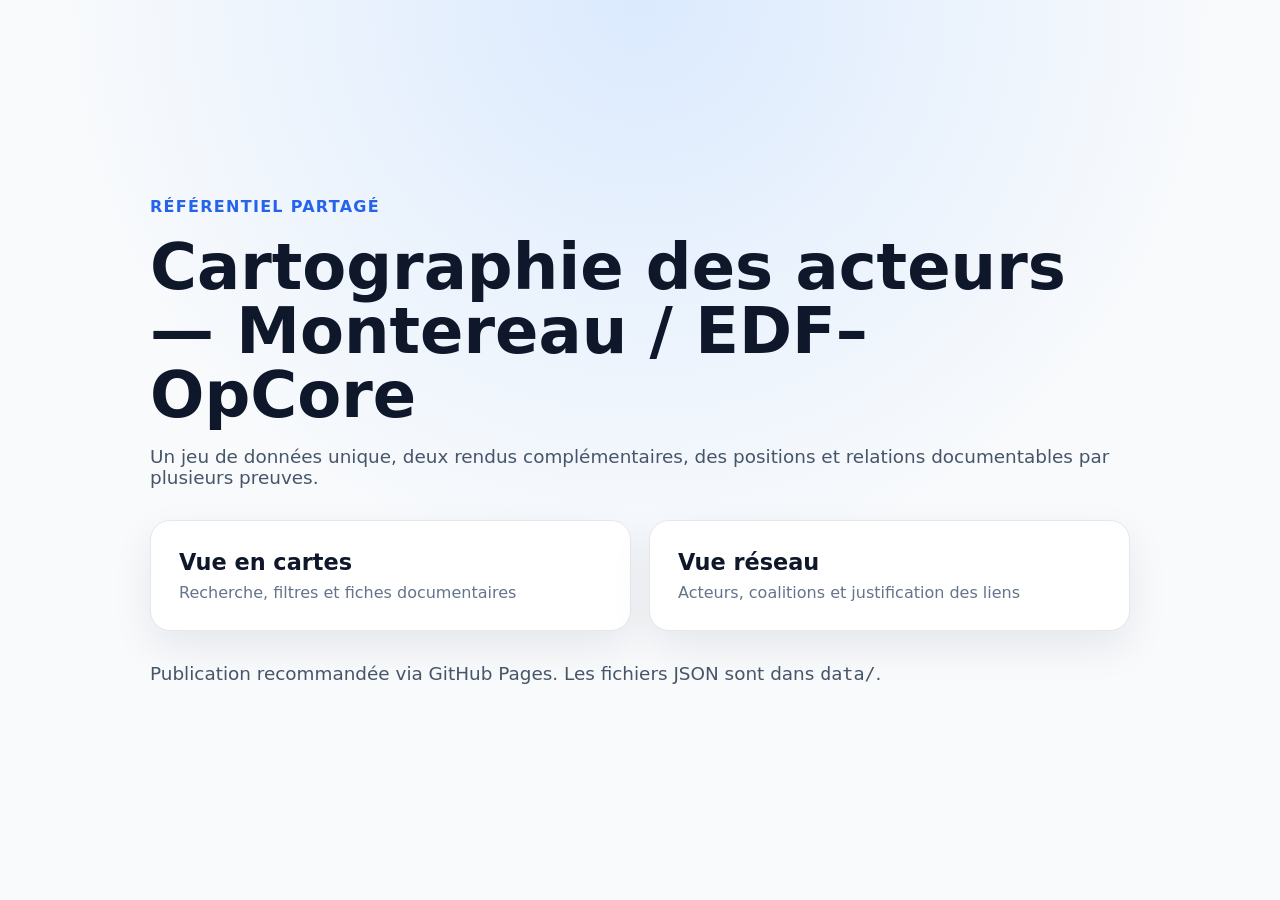
<file: index.html>
<!doctype html><html lang="fr"><head><meta charset="utf-8"><meta name="viewport" content="width=device-width,initial-scale=1"><title>Montereau</title><link rel="stylesheet" href="assets/css/common.css"></head><body><main class="landing"><div class="hero"><span class="eyebrow">Référentiel partagé</span><h1>Cartographie des acteurs — Montereau / EDF–OpCore</h1><p>Un jeu de données unique, deux rendus complémentaires, des positions et relations documentables par plusieurs preuves.</p><div class="choices"><a class="choice" href="apps/cards/"><strong>Vue en cartes</strong><span>Recherche, filtres et fiches documentaires</span></a><a class="choice" href="apps/network/"><strong>Vue réseau</strong><span>Acteurs, coalitions et justification des liens</span></a></div><p class="notice">Publication recommandée via GitHub Pages. Les fichiers JSON sont dans <code>data/</code>.</p></div></main></body></html>
</file>
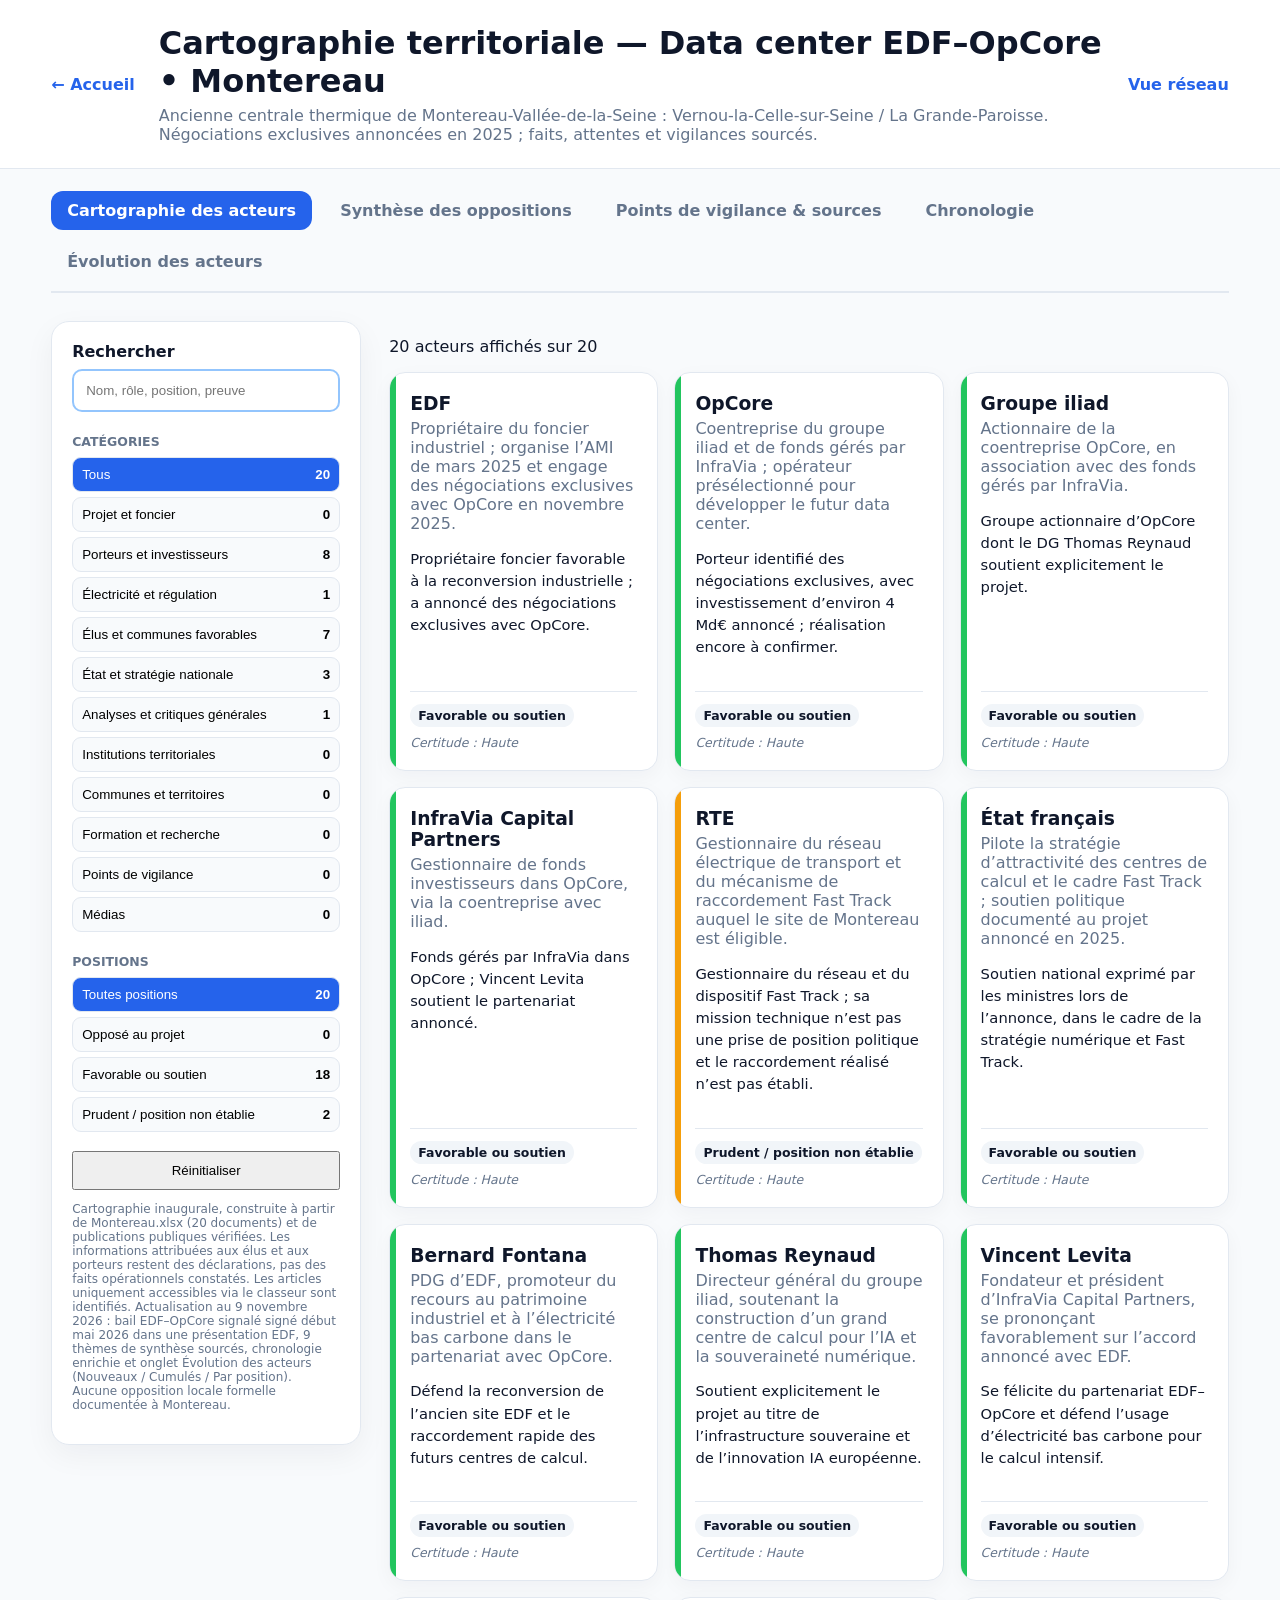
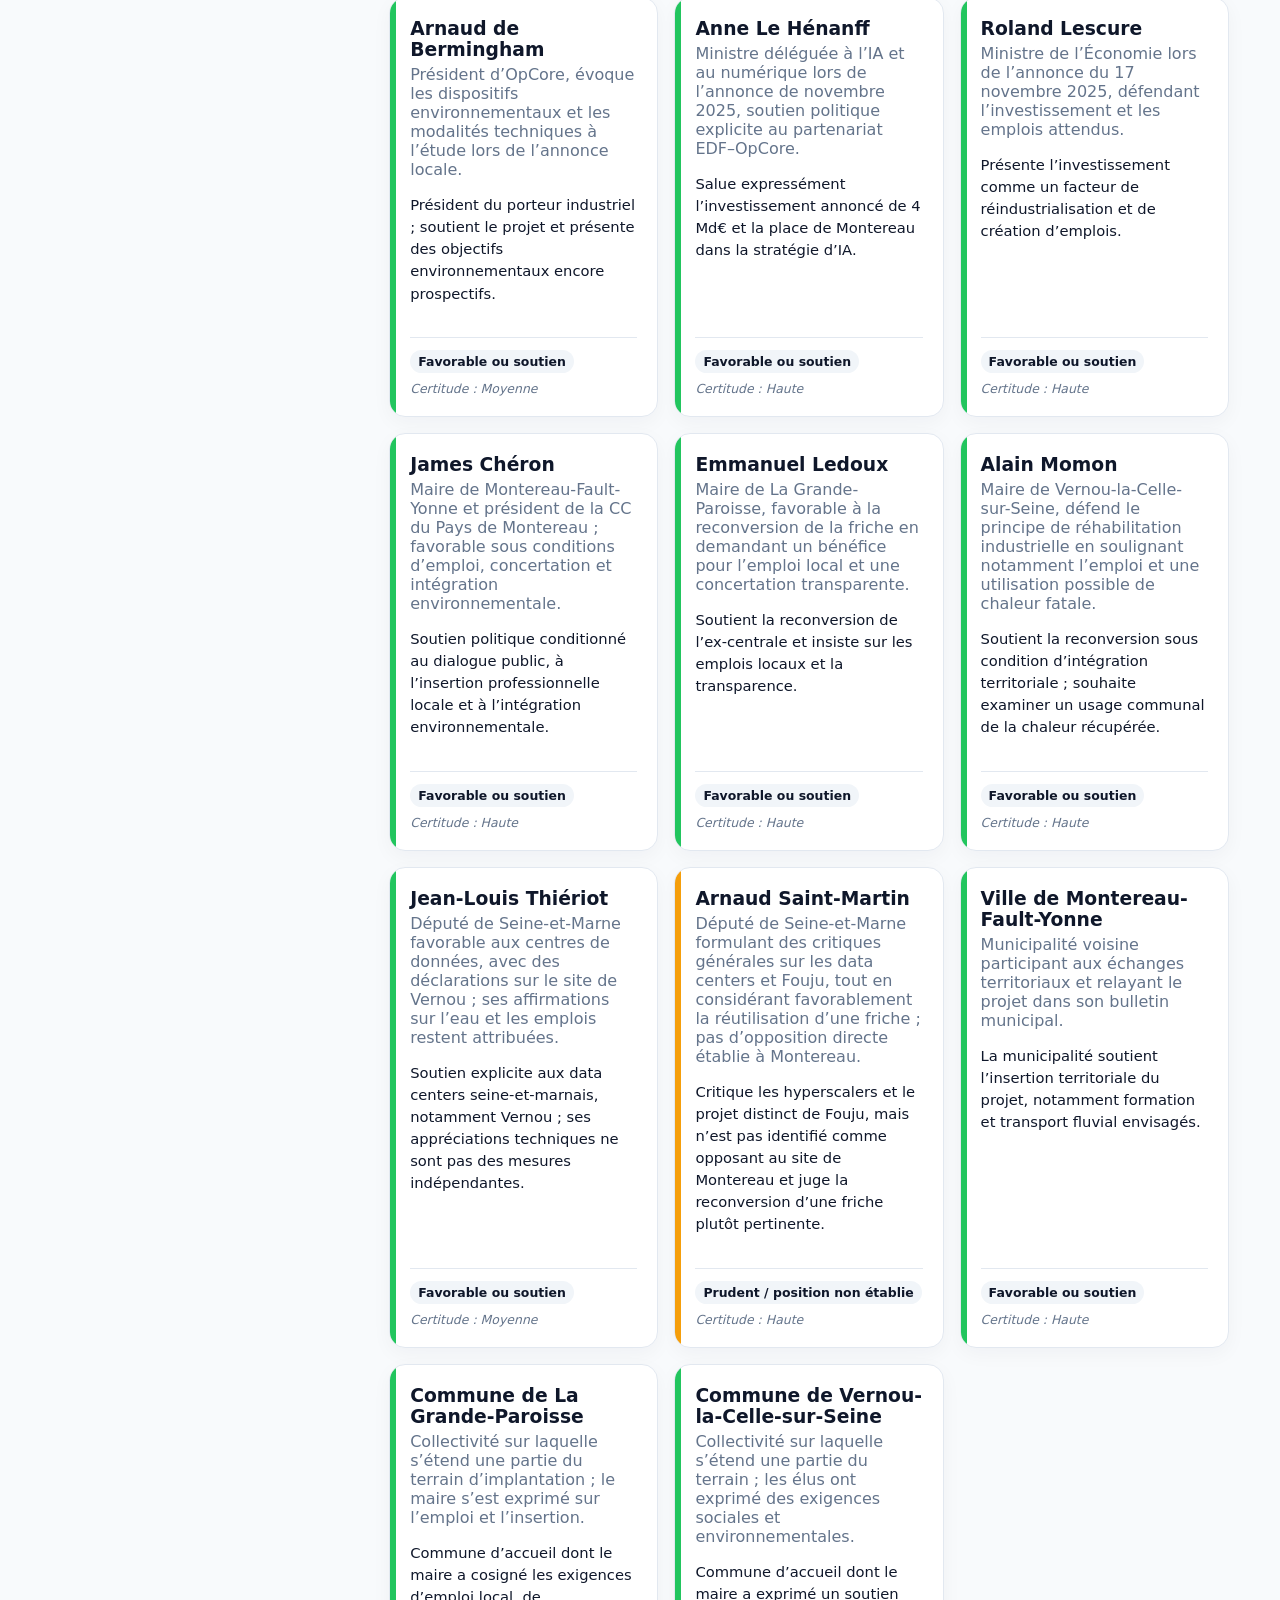
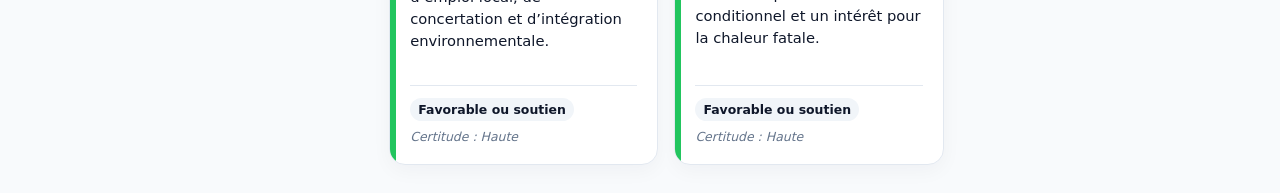
<file: apps/cards/index.html>
<!doctype html><html lang="fr"><head><meta charset="utf-8"><meta name="viewport" content="width=device-width,initial-scale=1"><title>Vue en cartes — Montereau / EDF–OpCore</title><link rel="stylesheet" href="../../assets/css/cards.css?v=20261109"><link rel="stylesheet" href="../../assets/css/evolution.css?v=20261109"></head><body><header><a href="../../">← Accueil</a><div><h1 id="title"></h1><p id="subtitle"></p></div><a class="switch" href="../network/">Vue réseau</a></header><nav class="tabs" aria-label="Navigation de la cartographie"><button class="tab active" data-tab="carto" aria-selected="true">Cartographie des acteurs</button><button class="tab" data-tab="griefs" aria-selected="false">Synthèse des oppositions</button><button class="tab" data-tab="watch" aria-selected="false">Points de vigilance &amp; sources</button><button class="tab" data-tab="timeline" aria-selected="false">Chronologie</button><button class="tab" data-tab="evolution" aria-selected="false">Évolution des acteurs</button></nav><section class="tab-pane active" id="tab-carto"><main class="layout"><aside><label>Rechercher<input id="search" type="search" placeholder="Nom, rôle, position, preuve"></label><section><h2>Catégories</h2><div id="categories"></div></section><section><h2>Positions</h2><div id="stances"></div></section><button id="reset">Réinitialiser</button><p class="data-notice" id="notice"></p></aside><section><p id="count"></p><div id="grid" class="grid"></div></section></main></section><section class="tab-pane" id="tab-griefs"><main class="summary-wrap"><article class="listCard" id="opposition-intro"></article><div id="griefGrid" class="griefGrid"></div></main></section><section class="tab-pane" id="tab-watch"><main class="summary-wrap"><article class="listCard"><h2>🔍 Points de vigilance majeurs</h2><ul id="vigilance"></ul></article><article class="listCard"><h2>📰 Médias et sources répertoriés</h2><ul id="sources"></ul></article></main></section><section class="tab-pane" id="tab-timeline"><main class="summary-wrap"><div class="chrono-header"><h2>Chronologie EDF–OpCore — Montereau</h2><p>Faits documentés, étapes foncières et projections.</p></div><div class="griefGrid" id="timelineGrid"></div><article class="listCard"><h2>Repères techniques et état d'avancement</h2><div id="factGrid" class="griefGrid"></div></article></main></section><section class="tab-pane" id="tab-evolution"><main class="summary-wrap"><div id="evolution-root"></div></main></section><dialog id="dialog"><button class="close" aria-label="Fermer">×</button><div id="detail"></div></dialog><script type="module" src="../../assets/js/cards.js?v=20261109"></script></body></html>
</file>
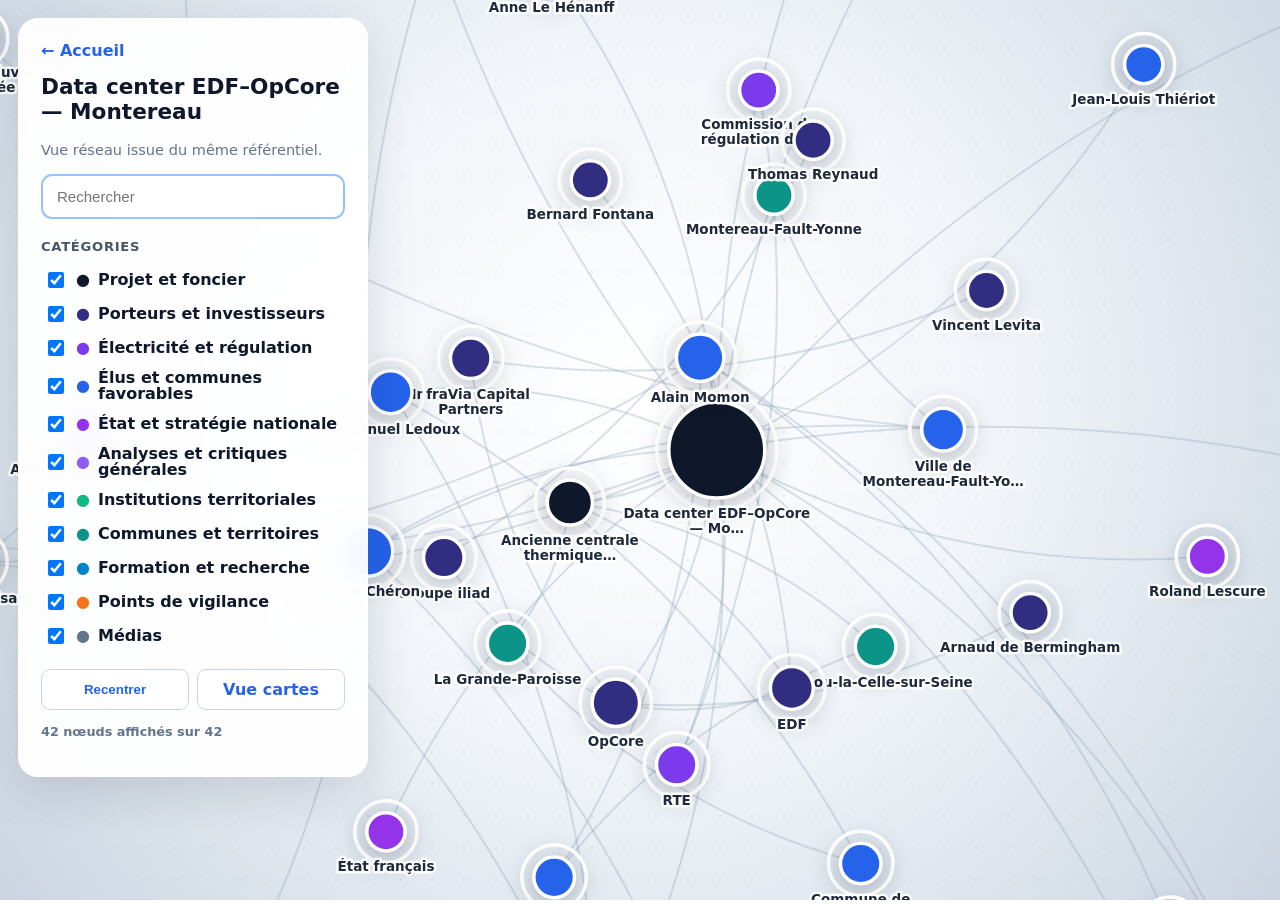
<file: apps/network/index.html>
<!doctype html><html lang="fr"><head><meta charset="utf-8"><meta name="viewport" content="width=device-width,initial-scale=1"><title>Vue réseau — Montereau / EDF–OpCore</title><link rel="stylesheet" href="../../assets/css/network.css"></head><body><div id="app"><svg id="svg"></svg><aside class="left"><a href="../../">← Accueil</a><h1>Data center EDF–OpCore — Montereau</h1><p>Vue réseau issue du même référentiel.</p><input id="search" type="search" placeholder="Rechercher"><h2>Catégories</h2><div id="filters"></div><div class="buttons"><button id="center">Recentrer</button><a href="../cards/">Vue cartes</a></div><p id="count"></p></aside><aside id="panel" class="right"><button id="close">×</button><div id="details"></div></aside><div id="tip"></div></div><script type="module" src="../../assets/js/network.js"></script></body></html>
</file>
<file: assets/css/common.css>
*{box-sizing:border-box}body{margin:0;font-family:Inter,system-ui,-apple-system,"Segoe UI",sans-serif;background:#f8fafc;color:#0f172a}a{color:inherit}.landing{min-height:100vh;display:grid;place-items:center;padding:32px;background:radial-gradient(circle at top,#dbeafe,#f8fafc 52%)}.hero{max-width:980px}.eyebrow{color:#2563eb;font-weight:800;text-transform:uppercase;letter-spacing:.08em}.hero h1{font-size:clamp(2.2rem,5vw,4.6rem);line-height:1;margin:.3em 0}.hero p{font-size:1.15rem;color:#475569}.choices{display:grid;grid-template-columns:repeat(2,minmax(0,1fr));gap:18px;margin:32px 0}.choice{display:flex;flex-direction:column;gap:8px;text-decoration:none;background:white;padding:28px;border-radius:20px;border:1px solid #e2e8f0;box-shadow:0 16px 40px rgba(15,23,42,.08);transition:.2s}.choice:hover{transform:translateY(-4px);border-color:#60a5fa}.choice strong{font-size:1.4rem}.choice span,.notice{color:#64748b}@media(max-width:700px){.choices{grid-template-columns:1fr}}
</file>
<file: assets/css/cards.css>
:root{--blue:#2563eb;--border:#e2e8f0}*{box-sizing:border-box}body{margin:0;font-family:Inter,system-ui,sans-serif;background:#f8fafc;color:#0f172a}header{display:flex;align-items:center;gap:24px;padding:24px 4vw;background:white;border-bottom:1px solid var(--border)}header div{flex:1}header h1{margin:0 0 6px}header p{margin:0;color:#64748b}.switch,header>a{color:var(--blue);font-weight:700;text-decoration:none}.layout{display:grid;grid-template-columns:310px 1fr;gap:28px;padding:28px 4vw}aside{position:sticky;top:18px;align-self:start;background:white;border:1px solid var(--border);border-radius:18px;padding:20px;box-shadow:0 10px 30px #0f172a0d}label{font-weight:800}input{width:100%;margin-top:8px;padding:12px;border:2px solid #93c5fd;border-radius:10px}aside h2{font-size:.78rem;text-transform:uppercase;color:#64748b;margin:22px 0 8px}.filter{width:100%;display:flex;justify-content:space-between;margin:5px 0;padding:9px;border:1px solid var(--border);background:#f8fafc;border-radius:9px;cursor:pointer}.filter.active{background:var(--blue);color:white}#reset{width:100%;padding:10px;margin-top:14px}.data-notice{font-size:.75rem;color:#64748b}.grid{display:grid;grid-template-columns:repeat(auto-fill,minmax(245px,1fr));gap:16px}.card{position:relative;display:flex;flex-direction:column;background:white;border:1px solid var(--border);border-radius:16px;padding:20px;min-height:260px;box-shadow:0 6px 20px #0f172a0a;cursor:pointer;overflow:hidden;transition:transform .2s,box-shadow .2s}.card:before{content:"";position:absolute;inset:0 auto 0 0;width:6px;background:var(--stance)}.card:hover{transform:translateY(-3px);box-shadow:0 12px 30px #0f172a14}.card h3{margin:0 0 5px}.role,.muted{color:#64748b}.position{font-size:.92rem;line-height:1.5;flex:1}.footer{display:flex;flex-direction:column;align-items:flex-start;gap:8px;margin-top:18px;padding-top:12px;border-top:1px solid var(--border);font-size:.78rem}.badge{display:inline-flex;padding:4px 8px;border-radius:999px;background:#f1f5f9;font-weight:800}.footer span:last-child{display:block;color:#64748b;font-style:italic}dialog{width:min(760px,calc(100% - 28px));border:0;border-radius:20px;padding:28px;box-shadow:0 30px 80px #0f172a55}dialog::backdrop{background:#0f172a99}.close{float:right;border:0;background:#e2e8f0;border-radius:50%;width:34px;height:34px}.proof{padding:12px;margin:10px 0;background:#f8fafc;border-left:4px solid var(--blue);border-radius:8px}.relation{padding:12px;border:1px solid var(--border);border-radius:10px;margin:8px 0}.relation button{border:0;background:none;color:var(--blue);font-weight:800;cursor:pointer}@media(max-width:850px){.layout{grid-template-columns:1fr}aside{position:static}header{align-items:flex-start;flex-wrap:wrap}}

/* Extension strictement limitée aux deux onglets de synthèse. */
.tabs{display:flex;gap:12px;flex-wrap:wrap;margin:22px 4vw 0;padding-bottom:10px;border-bottom:2px solid var(--border)}
.tab{font:inherit;font-weight:650;border:0;border-radius:12px;background:transparent;color:#64748b;padding:10px 16px;cursor:pointer}
.tab:hover{background:#e2e8f0;color:#0f172a}
.tab.active{background:#2563eb;color:white}
.tab-pane{display:none}.tab-pane.active{display:block}
.summary-wrap{padding:28px 4vw;max-width:1560px;margin:auto}
.griefGrid{display:grid;grid-template-columns:repeat(auto-fill,minmax(365px,1fr));gap:20px}
.griefCard,.listCard{border:1px solid var(--border);border-radius:16px;padding:24px;background:white;box-shadow:0 6px 20px #0f172a0a;line-height:1.55}
.griefCard h2,.listCard h2{font-size:1.15rem;margin:0 0 12px}
.griefCard p{margin:0}.listCard{margin-bottom:20px}.listCard li{margin-bottom:12px}
@media(max-width:700px){.griefGrid{grid-template-columns:1fr}.tabs{gap:6px}.tab{flex:1 1 100%;text-align:left}}

/* Compléments documentaires Montereau (sans modifier les gabarits partagés). */
.proof a,.griefCard a,.listCard a{color:var(--blue);text-decoration:underline;text-underline-offset:2px}
.proof-kind{font-size:.73rem;font-weight:700;color:#64748b;margin-bottom:6px}
.proof-foot{display:flex;justify-content:space-between;flex-wrap:wrap;gap:8px;font-size:.82rem;padding-top:8px}
.proof small{display:block;margin-top:5px;font-size:.74rem;color:#64748b}
.proof p{margin:6px 0;line-height:1.5}
.griefCard .source-citations,.listCard .source-citations{margin-top:12px;padding-top:9px;border-top:1px solid var(--border);font-size:.78rem;line-height:1.6}
.listCard li p{margin:5px 0}
#factGrid{margin-top:12px}
#factGrid .griefCard{box-shadow:none}
.chrono-date{font-size:.78rem;font-weight:800;color:#2563eb;letter-spacing:.03em;text-transform:uppercase}
.chrono-forecast .chrono-date{color:#b45309}
#tab-timeline .listCard{margin-top:22px}

/* Montereau 2026 : preuves détaillées et chronologie actualisée. */
.synth-qualification{color:#475569;font-size:.88rem;line-height:1.45;margin-top:12px!important}
.synth-proofs{margin-top:12px;border:1px solid #cbd5e1;border-radius:10px;padding:10px 12px}
.synth-proofs summary{cursor:pointer;color:#334155;font-weight:700;font-size:.86rem}
.synth-proof{border-top:1px solid #e2e8f0;padding:9px 0;margin-top:8px;font-size:.85rem;color:#475569}
.synth-proof p{margin:0 0 6px}.synth-proof a{color:#2563eb;text-decoration:underline}
#opposition-intro{margin-bottom:18px}.chrono-header{margin-bottom:20px}.chrono-header h2{font-size:1.45rem;margin:0 0 4px}.chrono-header p{color:#64748b;margin:0}
</file>
<file: assets/css/evolution.css>
/* Styles isolés de l'onglet Évolution */
.evolution-app { display: grid; gap: 22px; }
.evolution-top { display: flex; align-items: center; justify-content: space-between; gap: 20px; flex-wrap: wrap; }
.evolution-top h2 { margin: 0 0 4px; font-size: 1.55rem; }
.evolution-top p { margin: 0; color: var(--muted, #64748b); }
.evolution-modes { display: flex; gap: 5px; padding: 5px; border-radius: 12px; background: #e2e8f0; }
.evolution-modes button { border: 0; padding: 10px 16px; border-radius: 9px; cursor: pointer; background: transparent; color: #475569; font-weight: 700; }
.evolution-modes button.is-active { background: #fff; color: #1d4ed8; box-shadow: 0 2px 5px #0f172a16; }
.evolution-metrics { display: grid; grid-template-columns: repeat(3, minmax(0, 1fr)); gap: 12px; }
.evolution-metric, .evolution-panel { background: #fff; border: 1px solid var(--border, #e2e8f0); border-radius: 12px; box-shadow: var(--shadow, 0 3px 8px #0f172a0a); }
.evolution-metric { padding: 18px; display: grid; gap: 5px; }
.evolution-metric span { font-size: .85rem; color: var(--muted, #64748b); }
.evolution-metric strong { font-size: 2rem; font-variant-numeric: tabular-nums; }
.evolution-panel { padding: 24px; min-width: 0; }
.evolution-section-title { display: flex; justify-content: space-between; align-items: center; gap: 18px; flex-wrap: wrap; margin-bottom: 18px; }
.evolution-section-title h3 { margin: 0; font-size: 1.1rem; }
.evolution-section-title label { display: flex; align-items: center; gap: 8px; color: #475569; font-size: .85rem; font-weight: 600; }
.evolution-section-title select, .evolution-section-title input { padding: 9px 12px; border: 1px solid #cbd5e1; border-radius: 9px; background: #fff; color: #0f172a; font: inherit; min-width: 160px; }
.evolution-chart { width: 100%; overflow-x: auto; }
.evolution-chart svg { display: block; height: auto; max-height: 400px; }
.evolution-legend { display: flex; flex-wrap: wrap; gap: 9px; margin-top: 16px; }
.evolution-legend-button { display: inline-flex; align-items: center; gap: 7px; border: 1px solid #cbd5e1; border-radius: 999px; padding: 6px 10px; background: #fff; color: #64748b; font-size: .82rem; cursor: pointer; opacity: .5; }
.evolution-legend-button.is-on { opacity: 1; color: #0f172a; }
.evolution-swatch { display: inline-block; flex-shrink: 0; width: 12px; height: 12px; border-radius: 3px; }
.evolution-hint { font-size: .83rem; color: var(--muted, #64748b); }
.evolution-roster { display: grid; gap: 9px; }
.evolution-person { display: flex; align-items: flex-start; gap: 12px; padding: 12px; border-radius: 9px; border: 1px solid #e2e8f0; }
.evolution-person .evolution-swatch { margin-top: 5px; }
.evolution-person strong { display: block; font-size: .92rem; }
.evolution-person small { display: block; color: #64748b; margin-top: 3px; line-height: 1.45; }
.evolution-warning { color: #92400e; font-size: .85rem; }
.evolution-empty h2 { margin-top: 0; }
@media (max-width: 650px) {
  .evolution-metrics { grid-template-columns: 1fr; }
  .evolution-panel { padding: 15px; } 
  .evolution-section-title { align-items: stretch; flex-direction: column; }
  .evolution-section-title input { width: 100%; }
}

/* Ajustements Bosquel : isolation des contrôles du graphique et traçabilité. */
#tab-evolution .evolution-wrap{max-width:1400px}
#tab-evolution .evolution-method{font-size:.82rem;line-height:1.45;margin-top:8px;max-width:880px;color:#64748b}
#tab-evolution .evolution-sources a{color:#1d4ed8;text-decoration:underline;text-underline-offset:2px}
#tab-evolution .evolution-person>div{min-width:0}
#tab-evolution .evolution-section-title input{width:auto;margin-top:0;border:1px solid #cbd5e1}
#tab-evolution .evolution-section-title select{margin-top:0;width:auto}
#tab-evolution .evolution-person small{overflow-wrap:anywhere}

/* Escaudain — classification des positions et filtres de périmètre. */
#tab-evolution .evolution-scope{display:flex;gap:5px;background:#e2e8f0;padding:5px;border-radius:12px;flex-wrap:wrap}
#tab-evolution .evolution-scope button{border:0;background:transparent;border-radius:9px;cursor:pointer;padding:10px 13px;font-weight:700;color:#475569}
#tab-evolution .evolution-scope button.is-active{background:#fff;color:#1d4ed8;box-shadow:0 2px 5px #0f172a16}
#tab-evolution .evolution-top{align-items:flex-start}
#tab-evolution .evolution-method{max-width:920px;line-height:1.5;margin-top:9px;font-size:.86rem}
#tab-evolution .evolution-sources a{color:#1d4ed8;text-decoration:underline;text-underline-offset:2px}
#tab-evolution .evolution-person small{overflow-wrap:anywhere}
#tab-evolution .evolution-section-title input,#tab-evolution .evolution-section-title select{width:auto;margin-top:0}
@media (max-width:900px){#tab-evolution .evolution-scope,#tab-evolution .evolution-modes{width:100%;justify-content:flex-start;flex-wrap:wrap}}

/* Montereau : allègement des filtres de périmètre non nécessaires. */
#tab-evolution .evolution-method{line-height:1.5;margin-top:10px}
#tab-evolution .evolution-person small{overflow-wrap:anywhere}
</file>
<file: assets/css/network.css>
*{box-sizing:border-box}body{margin:0;font-family:Inter,system-ui,-apple-system,"Segoe UI",sans-serif;overflow:hidden;color:#0f172a}#app{width:100vw;height:100vh;background:radial-gradient(circle at 50% 44%,#fff 0,#f1f5f9 44%,#cbd5e1 100%);position:relative}#app:before{content:"";position:absolute;inset:0;background-image:radial-gradient(#94a3b8 1px,transparent 1px);background-size:32px 32px;opacity:.22;pointer-events:none}svg{position:relative;width:100%;height:100%;cursor:grab}.left,.right{position:absolute;top:18px;background:#fffffff0;backdrop-filter:blur(16px);border:1px solid #ffffffcc;border-radius:20px;box-shadow:0 16px 50px #0f172a22;padding:22px;z-index:5}.left{left:18px;width:350px;max-height:calc(100vh - 36px);overflow:auto}.right{right:18px;width:430px;max-height:calc(100vh - 36px);overflow:auto;transform:translateX(120%);opacity:0;pointer-events:none;transition:transform .3s,opacity .3s}.right.active{transform:none;opacity:1;pointer-events:auto}.left>a{color:#2563eb;font-weight:750;text-decoration:none}.left h1{font-size:1.35rem;margin:14px 0 4px}.left>p{color:#64748b;font-size:.91rem;line-height:1.45}.left input{width:100%;padding:12px 14px;border:2px solid #93c5fd;border-radius:11px;font-size:.94rem}.left h2{font-size:.82rem;text-transform:uppercase;letter-spacing:.055em;color:#475569;margin:20px 0 9px}.check{display:grid;grid-template-columns:20px 14px minmax(0,1fr);align-items:center;column-gap:8px;min-height:34px;padding:5px 7px;border-radius:8px;font-size:.94rem;font-weight:600;line-height:1.25}.check:hover{background:#f1f5f9}.check input{width:16px;height:16px;margin:0}.check span{font-size:1rem;line-height:1}.buttons{display:flex;gap:8px;margin-top:16px}.buttons button,.buttons a{flex:1;padding:10px;text-align:center;border:1px solid #cbd5e1;border-radius:9px;background:white;text-decoration:none;color:#2563eb;font-weight:750}.right>button{float:right;border:0;border-radius:50%;width:34px;height:34px;font-size:1.1rem}.node{cursor:pointer;transition:opacity .22s}.node circle{stroke:#fff;stroke-width:3.5;filter:drop-shadow(0 5px 9px #0f172a3b);transition:transform .22s,filter .22s,stroke .22s,stroke-width .22s}.node text{font-size:13.5px;font-weight:800;text-anchor:middle;paint-order:stroke fill;stroke:#fffffff2;stroke-width:5px;stroke-linejoin:round;fill:#1e293b;pointer-events:none;transition:font-size .22s,opacity .22s}.node:hover circle,.node.active circle{transform:scale(1.2);stroke:#0f172a;stroke-width:4.5;filter:drop-shadow(0 8px 15px #0f172a55)}.node:hover text,.node.active text{font-size:15px}.node.dimmed{opacity:.12}.link{fill:none;stroke:#94a3b8;stroke-opacity:.34;stroke-width:2;cursor:pointer;transition:stroke .2s,stroke-opacity .2s,stroke-width .2s}.link:hover,.link.active{stroke:#2563eb;stroke-opacity:.95;stroke-width:4}.link.dimmed{stroke-opacity:.035}.hidden{display:none}.proof,.relationBox{padding:12px;margin:9px 0;background:#f8fafc;border-radius:9px;border-left:4px solid #2563eb;line-height:1.45}.right a{color:#2563eb}#tip{position:absolute;display:none;z-index:20;max-width:330px;background:#0f172af2;color:white;padding:10px 13px;border-radius:10px;font-size:.84rem;line-height:1.35;pointer-events:none;box-shadow:0 12px 30px #0f172a55}#tip strong{display:block;font-size:.92rem;margin-bottom:3px}#tip small{color:#cbd5e1}#count{font-size:.8rem;font-weight:700;color:#64748b}@media(max-width:780px){.left{width:calc(100% - 36px);max-height:40vh;top:auto;bottom:18px}.right{width:calc(100% - 36px);max-height:56vh}.node text{font-size:12px}}
</file>
